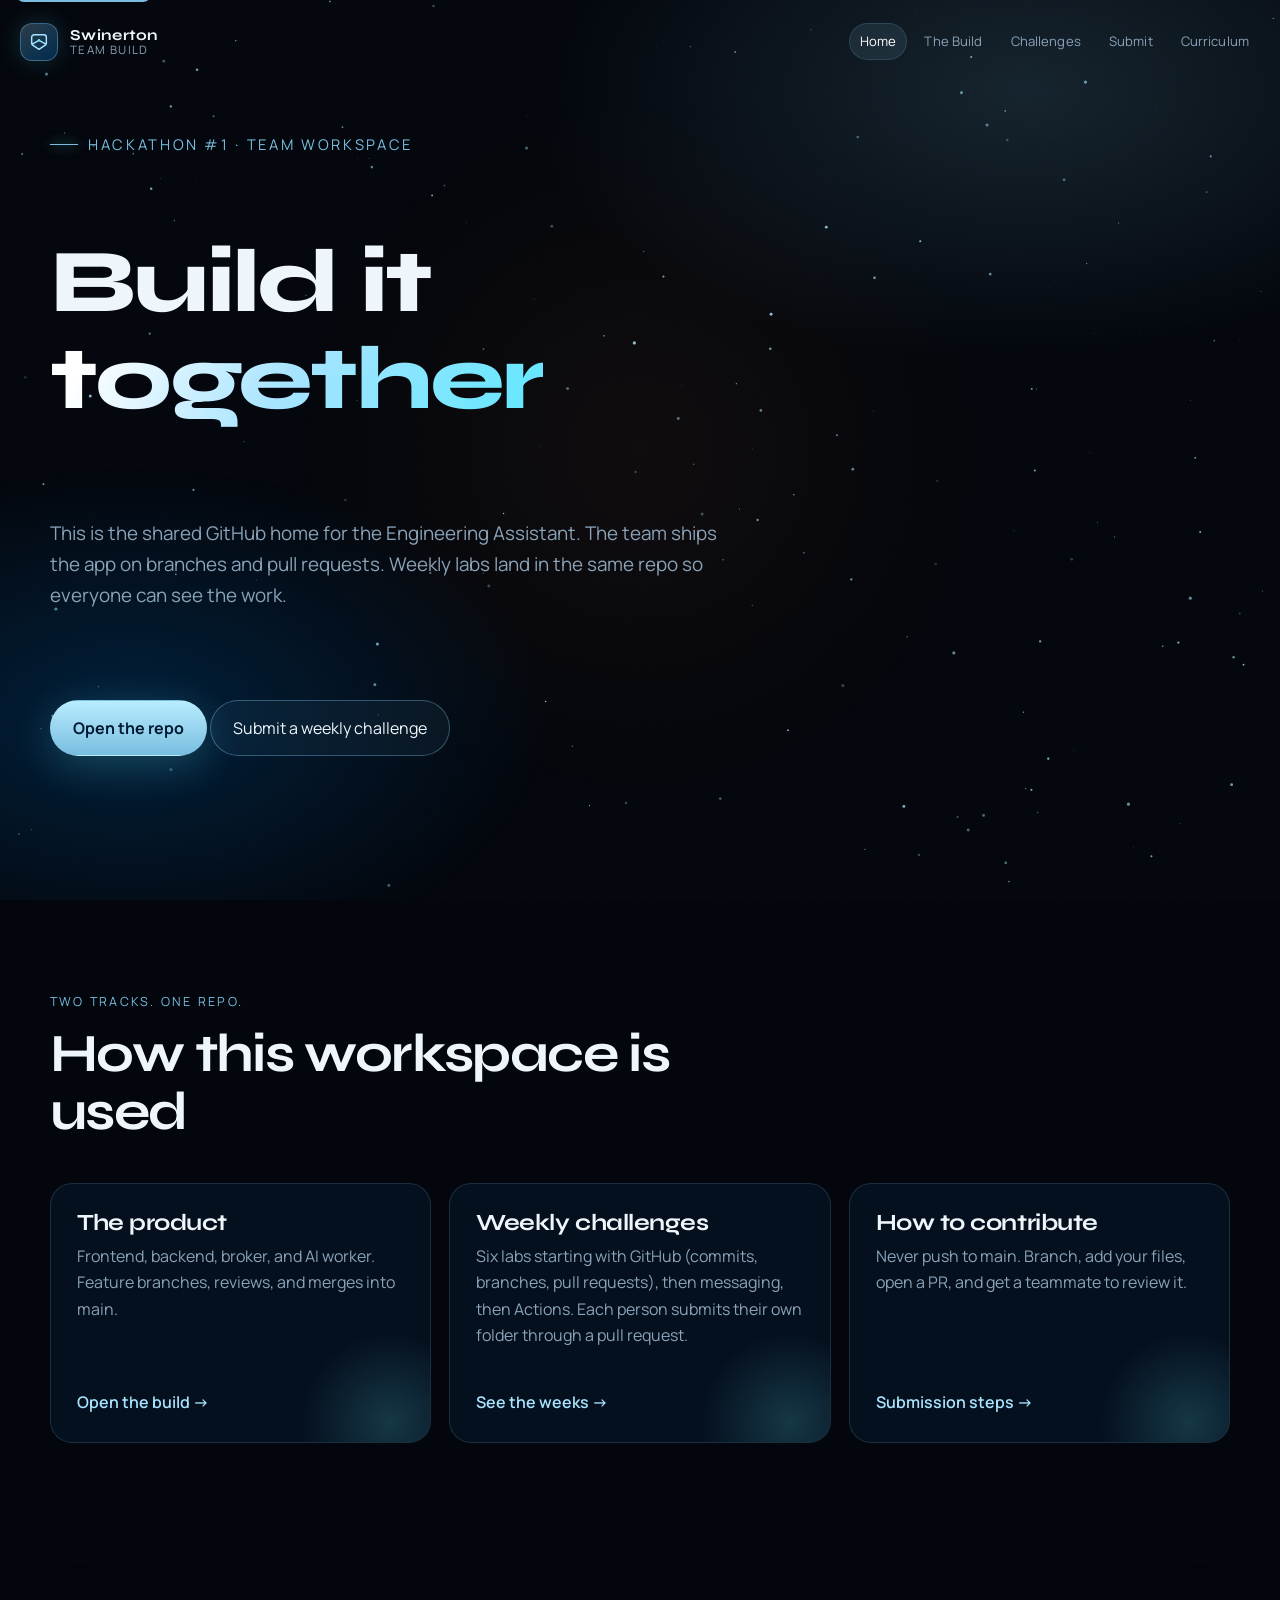
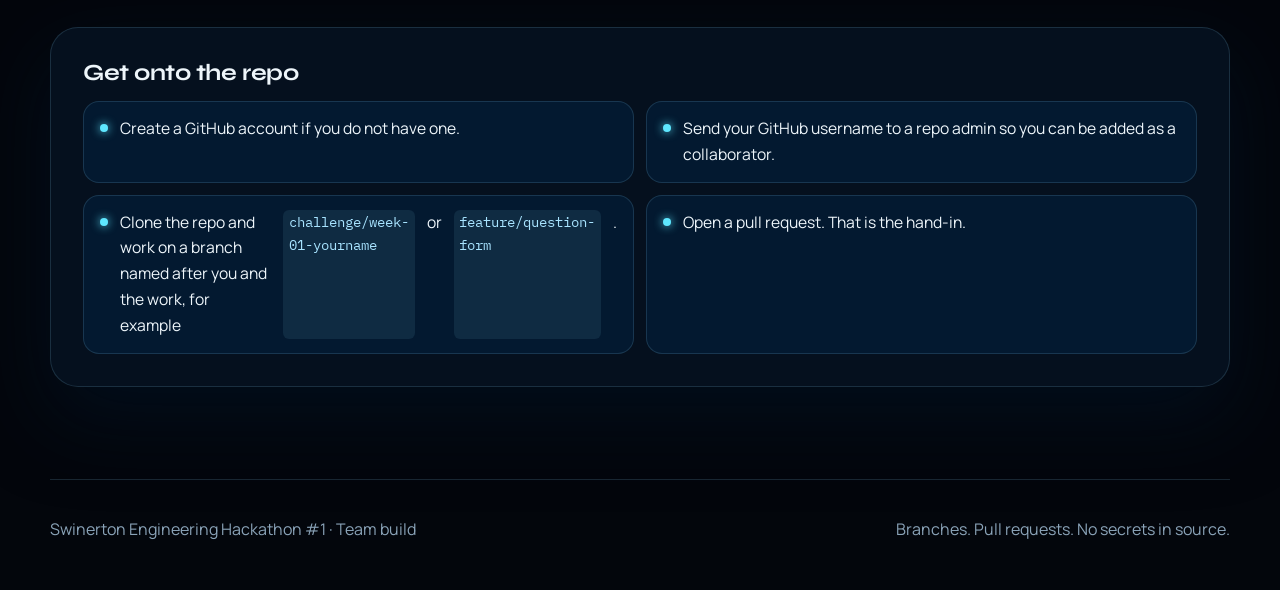
<file: docs/index.html>
<!DOCTYPE html>
<html lang="en">
<head>
  <meta charset="UTF-8" />
  <meta name="viewport" content="width=device-width, initial-scale=1.0" />
  <title>Team Hub · Swinerton Engineering Assistant</title>
  <link rel="icon" href="assets/favicon.svg" type="image/svg+xml" />
  <meta name="description" content="Collaborative workspace for the Swinerton Engineering Hackathon team. Build the Engineering Assistant together and submit weekly challenges." />
  <link rel="preconnect" href="https://fonts.googleapis.com" />
  <link rel="preconnect" href="https://fonts.gstatic.com" crossorigin />
  <link href="https://fonts.googleapis.com/css2?family=IBM+Plex+Mono:wght@400;500&family=Manrope:wght@400;500;600;700&family=Syne:wght@500;600;700;800&display=swap" rel="stylesheet" />
  <link rel="stylesheet" href="assets/css/styles.css" />
</head>
<body>
  <a class="skip-link" href="#main">Skip to content</a>
  <canvas id="starfield"></canvas>
  <div class="nebula"></div>
  <div class="grain"></div>
  <div class="site">
    <header class="nav">
      <div class="nav-inner">
        <a class="brand" href="index.html">
          <span class="brand-mark">
            <svg viewBox="0 0 24 24" fill="none" aria-hidden="true"><path d="M4 14.5V6.8A2.8 2.8 0 0 1 6.8 4h10.4A2.8 2.8 0 0 1 20 6.8v7.7M4 14.5 12 20l8-5.5M4 14.5l8-4.2 8 4.2" stroke="#a8e4ff" stroke-width="1.6" stroke-linejoin="round"/><circle cx="12" cy="10.2" r="1.4" fill="#5ee7ff"/></svg>
          </span>
          <span class="brand-copy">
            <strong>Swinerton</strong>
            <span>Team Build</span>
          </span>
        </a>
        <button class="menu-toggle" aria-label="Open menu" aria-expanded="false">☰</button>
        <nav class="nav-links" aria-label="Primary">
          <a href="index.html" class="active">Home</a>
          <a href="build.html">The Build</a>
          <a href="challenges.html">Challenges</a>
          <a href="submit.html">Submit</a>
          <a href="https://chadevenrud.github.io/swinerton-engineering-hackathon/" target="_blank" rel="noopener">Curriculum</a>
        </nav>
      </div>
    </header>

    <main id="main">
      <section class="hero wrap">
        <div class="eyebrow">Hackathon #1 · Team workspace</div>
        <h1>Build it <span class="gradient-text">together</span></h1>
        <p class="lede">This is the shared GitHub home for the Engineering Assistant. The team ships the app on branches and pull requests. Weekly labs land in the same repo so everyone can see the work.</p>
        <div class="actions">
          <a class="btn primary" href="https://github.com/ChadEvenrud/swinerton-engineering-assistant">Open the repo</a>
          <a class="btn ghost" href="submit.html">Submit a weekly challenge</a>
        </div>
      </section>

      <section class="section wrap" id="tracks">
        <div class="section-head">
          <div class="kicker">Two tracks. One repo.</div>
          <h2>How this workspace is used</h2>
        </div>
        <div class="tiles">
          <a class="tile" href="build.html">
            <span class="glow-blob"></span>
            <h3>The product</h3>
            <p>Frontend, backend, broker, and AI worker. Feature branches, reviews, and merges into main.</p>
            <span class="more">Open the build →</span>
          </a>
          <a class="tile" href="challenges.html">
            <span class="glow-blob"></span>
            <h3>Weekly challenges</h3>
            <p>Six labs starting with GitHub (commits, branches, pull requests), then messaging, then Actions. Each person submits their own folder through a pull request.</p>
            <span class="more">See the weeks →</span>
          </a>
          <a class="tile" href="submit.html">
            <span class="glow-blob"></span>
            <h3>How to contribute</h3>
            <p>Never push to main. Branch, add your files, open a PR, and get a teammate to review it.</p>
            <span class="more">Submission steps →</span>
          </a>
        </div>
      </section>

      <section class="section wrap">
        <article class="panel">
          <h3>Get onto the repo</h3>
          <ol class="objectives">
            <li>Create a GitHub account if you do not have one.</li>
            <li>Send your GitHub username to a repo admin so you can be added as a collaborator.</li>
            <li>Clone the repo and work on a branch named after you and the work, for example <code>challenge/week-01-yourname</code> or <code>feature/question-form</code>.</li>
            <li>Open a pull request. That is the hand-in.</li>
          </ol>
        </article>
      </section>
    </main>

    <footer class="footer wrap">
      <div>Swinerton Engineering Hackathon #1 · Team build</div>
      <div>Branches. Pull requests. No secrets in source.</div>
    </footer>
  </div>
  <script src="assets/js/main.js"></script>
</body>
</html>
</file>
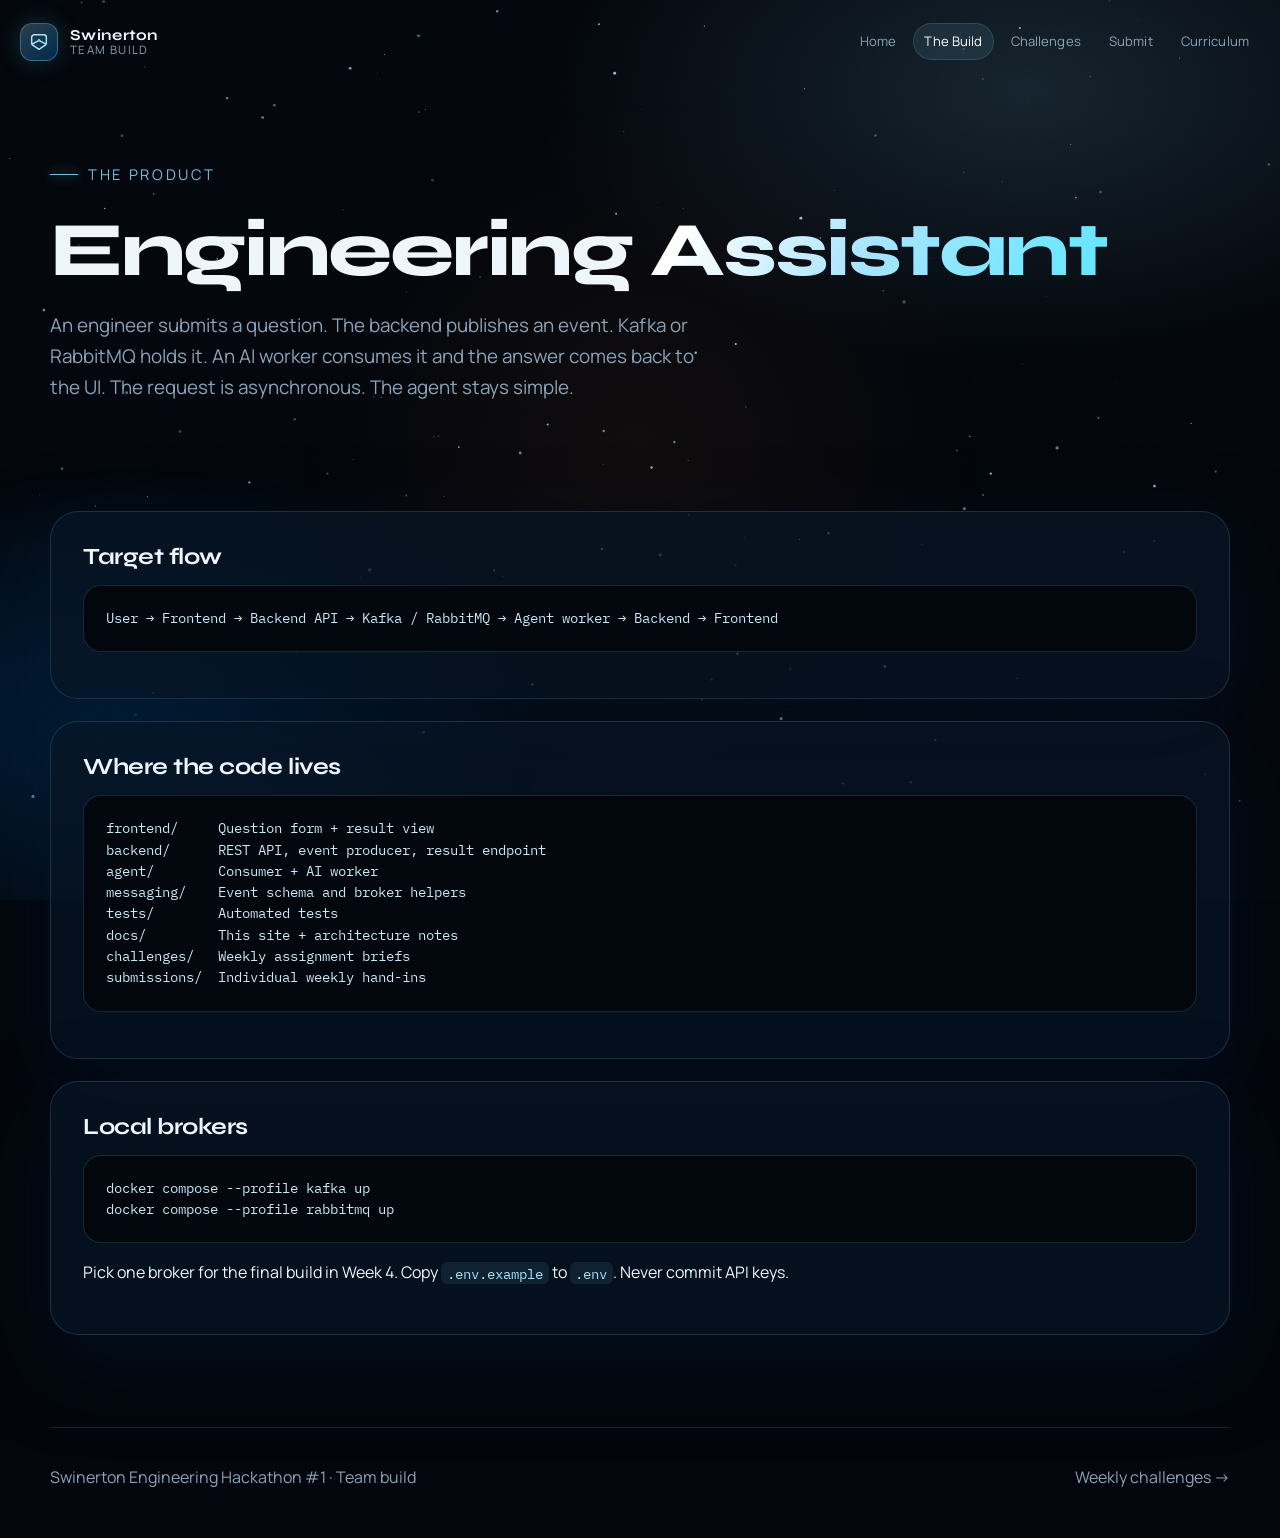
<file: docs/build.html>
<!DOCTYPE html>
<html lang="en">
<head>
  <meta charset="UTF-8" />
  <meta name="viewport" content="width=device-width, initial-scale=1.0" />
  <title>The Build · Swinerton Engineering Assistant</title>
  <link rel="icon" href="assets/favicon.svg" type="image/svg+xml" />
  <link rel="preconnect" href="https://fonts.googleapis.com" />
  <link rel="preconnect" href="https://fonts.gstatic.com" crossorigin />
  <link href="https://fonts.googleapis.com/css2?family=IBM+Plex+Mono:wght@400;500&family=Manrope:wght@400;500;600;700&family=Syne:wght@500;600;700;800&display=swap" rel="stylesheet" />
  <link rel="stylesheet" href="assets/css/styles.css" />
</head>
<body>
  <canvas id="starfield"></canvas>
  <div class="nebula"></div>
  <div class="grain"></div>
  <div class="site">
    <header class="nav">
      <div class="nav-inner">
        <a class="brand" href="index.html">
          <span class="brand-mark"><svg viewBox="0 0 24 24" fill="none"><path d="M4 14.5V6.8A2.8 2.8 0 0 1 6.8 4h10.4A2.8 2.8 0 0 1 20 6.8v7.7M4 14.5 12 20l8-5.5M4 14.5l8-4.2 8 4.2" stroke="#a8e4ff" stroke-width="1.6" stroke-linejoin="round"/><circle cx="12" cy="10.2" r="1.4" fill="#5ee7ff"/></svg></span>
          <span class="brand-copy"><strong>Swinerton</strong><span>Team Build</span></span>
        </a>
        <button class="menu-toggle" aria-label="Open menu" aria-expanded="false">☰</button>
        <nav class="nav-links" aria-label="Primary">
          <a href="index.html">Home</a>
          <a href="build.html" class="active">The Build</a>
          <a href="challenges.html">Challenges</a>
          <a href="submit.html">Submit</a>
          <a href="https://chadevenrud.github.io/swinerton-engineering-hackathon/" target="_blank" rel="noopener">Curriculum</a>
        </nav>
      </div>
    </header>

    <main class="wrap">
      <section class="page-hero">
        <div class="eyebrow">The product</div>
        <h1>Engineering <span class="gradient-text">Assistant</span></h1>
        <p class="lede">An engineer submits a question. The backend publishes an event. Kafka or RabbitMQ holds it. An AI worker consumes it and the answer comes back to the UI. The request is asynchronous. The agent stays simple.</p>
      </section>

      <section class="section tight stack">
        <article class="panel">
          <h3>Target flow</h3>
          <pre class="code">User → Frontend → Backend API → Kafka / RabbitMQ → Agent worker → Backend → Frontend</pre>
        </article>
        <article class="panel">
          <h3>Where the code lives</h3>
          <pre class="code">frontend/     Question form + result view
backend/      REST API, event producer, result endpoint
agent/        Consumer + AI worker
messaging/    Event schema and broker helpers
tests/        Automated tests
docs/         This site + architecture notes
challenges/   Weekly assignment briefs
submissions/  Individual weekly hand-ins</pre>
        </article>
        <article class="panel">
          <h3>Local brokers</h3>
          <pre class="code">docker compose --profile kafka up
docker compose --profile rabbitmq up</pre>
          <p>Pick one broker for the final build in Week 4. Copy <code>.env.example</code> to <code>.env</code>. Never commit API keys.</p>
        </article>
      </section>
    </main>

    <footer class="footer wrap">
      <div>Swinerton Engineering Hackathon #1 · Team build</div>
      <div><a href="challenges.html">Weekly challenges →</a></div>
    </footer>
  </div>
  <script src="assets/js/main.js"></script>
</body>
</html>
</file>
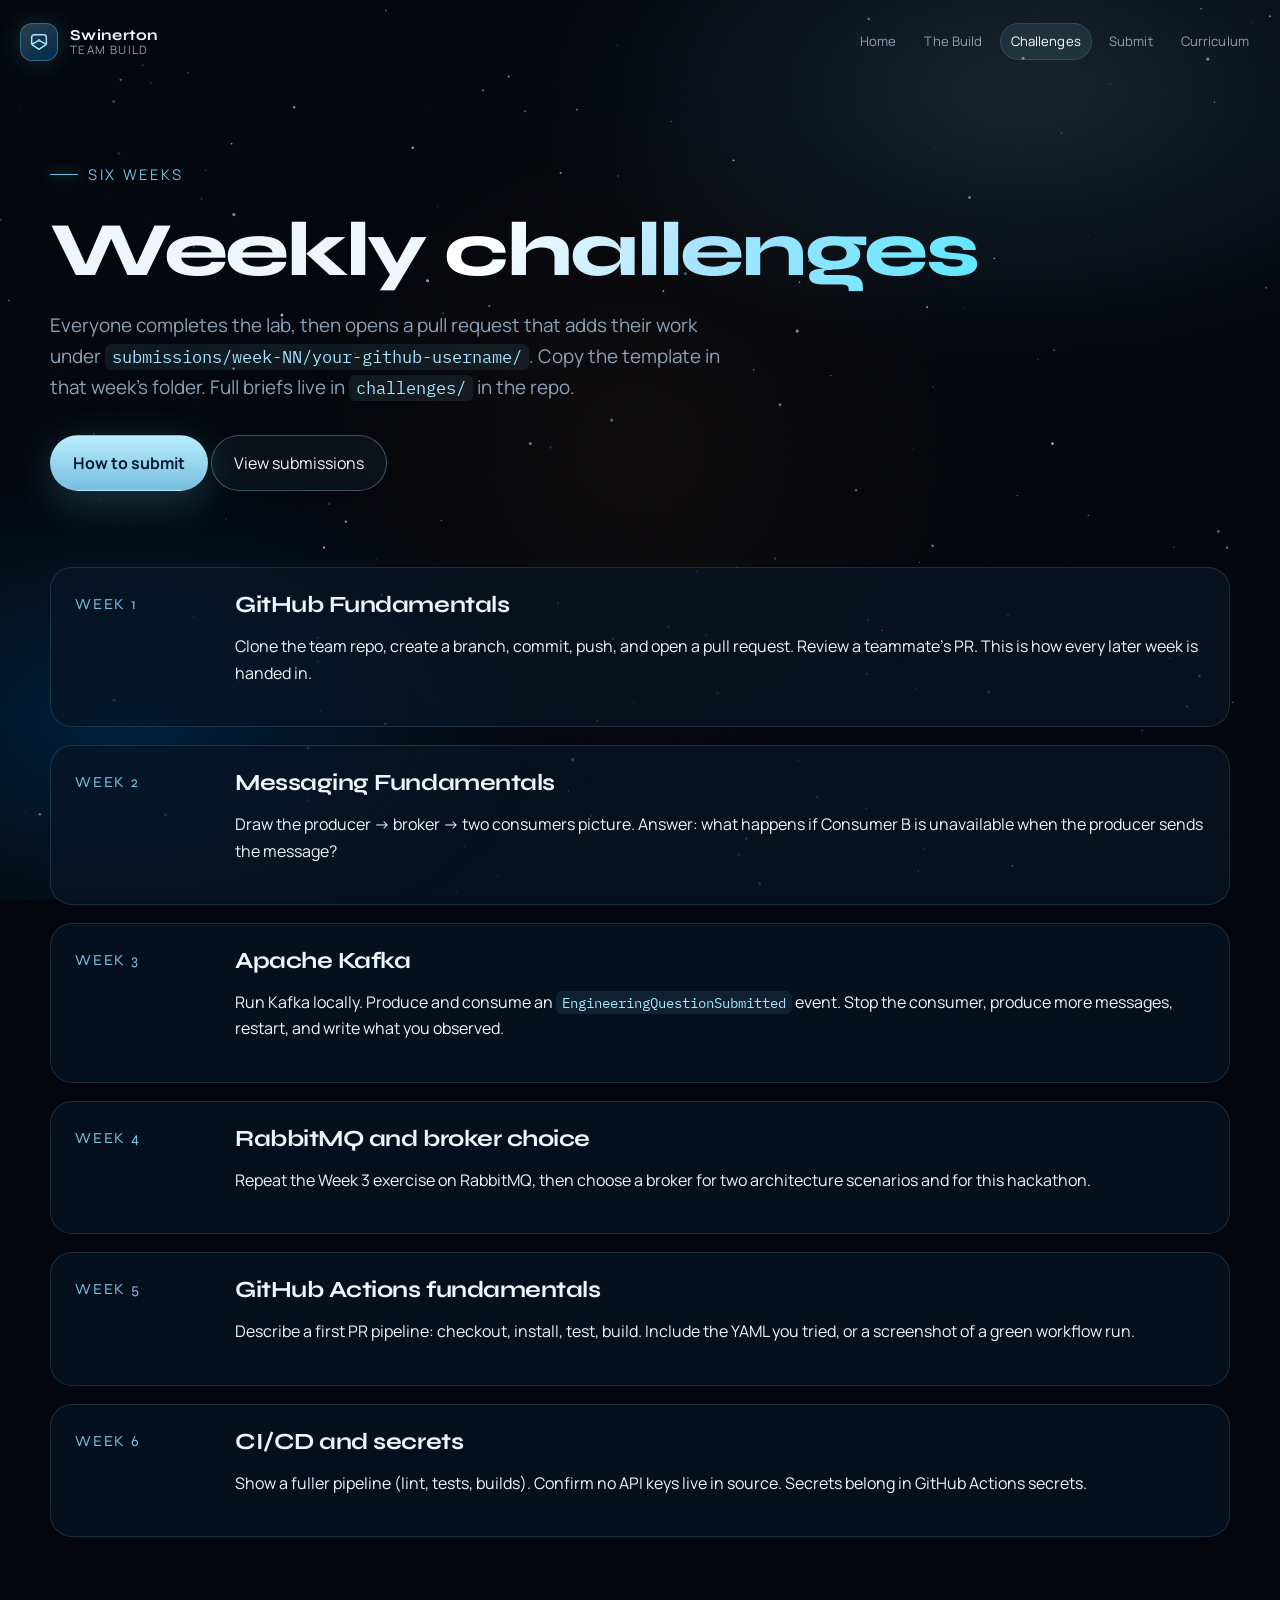
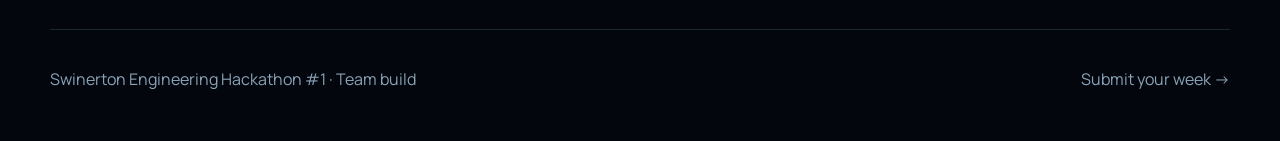
<file: docs/challenges.html>
<!DOCTYPE html>
<html lang="en">
<head>
  <meta charset="UTF-8" />
  <meta name="viewport" content="width=device-width, initial-scale=1.0" />
  <title>Weekly Challenges · Swinerton Engineering Assistant</title>
  <link rel="icon" href="assets/favicon.svg" type="image/svg+xml" />
  <link rel="preconnect" href="https://fonts.googleapis.com" />
  <link rel="preconnect" href="https://fonts.gstatic.com" crossorigin />
  <link href="https://fonts.googleapis.com/css2?family=IBM+Plex+Mono:wght@400;500&family=Manrope:wght@400;500;600;700&family=Syne:wght@500;600;700;800&display=swap" rel="stylesheet" />
  <link rel="stylesheet" href="assets/css/styles.css" />
</head>
<body>
  <canvas id="starfield"></canvas>
  <div class="nebula"></div>
  <div class="grain"></div>
  <div class="site">
    <header class="nav">
      <div class="nav-inner">
        <a class="brand" href="index.html">
          <span class="brand-mark"><svg viewBox="0 0 24 24" fill="none"><path d="M4 14.5V6.8A2.8 2.8 0 0 1 6.8 4h10.4A2.8 2.8 0 0 1 20 6.8v7.7M4 14.5 12 20l8-5.5M4 14.5l8-4.2 8 4.2" stroke="#a8e4ff" stroke-width="1.6" stroke-linejoin="round"/><circle cx="12" cy="10.2" r="1.4" fill="#5ee7ff"/></svg></span>
          <span class="brand-copy"><strong>Swinerton</strong><span>Team Build</span></span>
        </a>
        <button class="menu-toggle" aria-label="Open menu" aria-expanded="false">☰</button>
        <nav class="nav-links" aria-label="Primary">
          <a href="index.html">Home</a>
          <a href="build.html">The Build</a>
          <a href="challenges.html" class="active">Challenges</a>
          <a href="submit.html">Submit</a>
          <a href="https://chadevenrud.github.io/swinerton-engineering-hackathon/" target="_blank" rel="noopener">Curriculum</a>
        </nav>
      </div>
    </header>

    <main class="wrap">
      <section class="page-hero">
        <div class="eyebrow">Six weeks</div>
        <h1>Weekly <span class="gradient-text">challenges</span></h1>
        <p class="lede">Everyone completes the lab, then opens a pull request that adds their work under <code>submissions/week-NN/your-github-username/</code>. Copy the template in that week’s folder. Full briefs live in <code>challenges/</code> in the repo.</p>
        <div class="actions">
          <a class="btn primary" href="submit.html">How to submit</a>
          <a class="btn ghost" href="https://github.com/ChadEvenrud/swinerton-engineering-assistant/tree/main/submissions">View submissions</a>
        </div>
      </section>

      <section class="section tight">
        <div class="weeks">
          <article class="week" id="week-01">
            <div class="week-label">Week 1</div>
            <div>
              <h3>GitHub Fundamentals</h3>
              <p>Clone the team repo, create a branch, commit, push, and open a pull request. Review a teammate’s PR. This is how every later week is handed in.</p>
            </div>
          </article>
          <article class="week" id="week-02">
            <div class="week-label">Week 2</div>
            <div>
              <h3>Messaging Fundamentals</h3>
              <p>Draw the producer → broker → two consumers picture. Answer: what happens if Consumer B is unavailable when the producer sends the message?</p>
            </div>
          </article>
          <article class="week" id="week-03">
            <div class="week-label">Week 3</div>
            <div>
              <h3>Apache Kafka</h3>
              <p>Run Kafka locally. Produce and consume an <code>EngineeringQuestionSubmitted</code> event. Stop the consumer, produce more messages, restart, and write what you observed.</p>
            </div>
          </article>
          <article class="week" id="week-04">
            <div class="week-label">Week 4</div>
            <div>
              <h3>RabbitMQ and broker choice</h3>
              <p>Repeat the Week 3 exercise on RabbitMQ, then choose a broker for two architecture scenarios and for this hackathon.</p>
            </div>
          </article>
          <article class="week" id="week-05">
            <div class="week-label">Week 5</div>
            <div>
              <h3>GitHub Actions fundamentals</h3>
              <p>Describe a first PR pipeline: checkout, install, test, build. Include the YAML you tried, or a screenshot of a green workflow run.</p>
            </div>
          </article>
          <article class="week" id="week-06">
            <div class="week-label">Week 6</div>
            <div>
              <h3>CI/CD and secrets</h3>
              <p>Show a fuller pipeline (lint, tests, builds). Confirm no API keys live in source. Secrets belong in GitHub Actions secrets.</p>
            </div>
          </article>
        </div>
      </section>
    </main>

    <footer class="footer wrap">
      <div>Swinerton Engineering Hackathon #1 · Team build</div>
      <div><a href="submit.html">Submit your week →</a></div>
    </footer>
  </div>
  <script src="assets/js/main.js"></script>
</body>
</html>
</file>
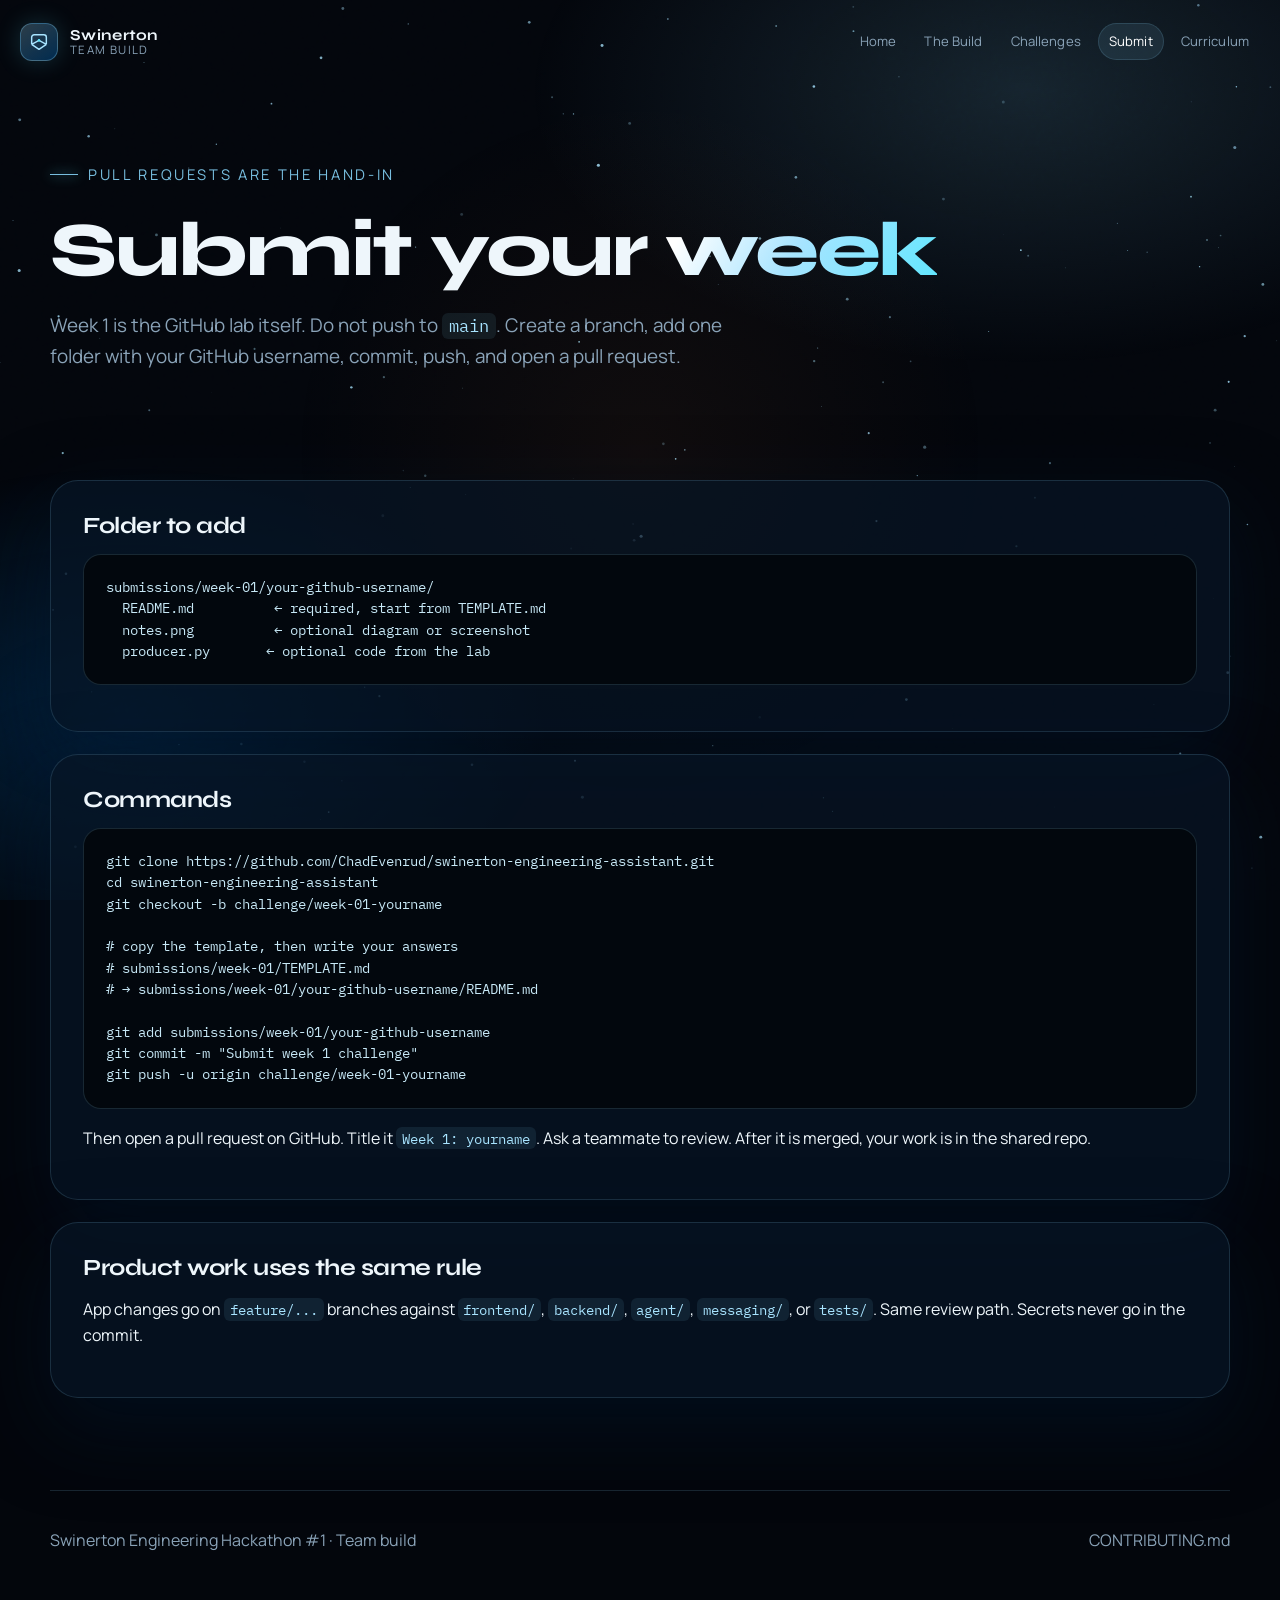
<file: docs/submit.html>
<!DOCTYPE html>
<html lang="en">
<head>
  <meta charset="UTF-8" />
  <meta name="viewport" content="width=device-width, initial-scale=1.0" />
  <title>Submit · Swinerton Engineering Assistant</title>
  <link rel="icon" href="assets/favicon.svg" type="image/svg+xml" />
  <link rel="preconnect" href="https://fonts.googleapis.com" />
  <link rel="preconnect" href="https://fonts.gstatic.com" crossorigin />
  <link href="https://fonts.googleapis.com/css2?family=IBM+Plex+Mono:wght@400;500&family=Manrope:wght@400;500;600;700&family=Syne:wght@500;600;700;800&display=swap" rel="stylesheet" />
  <link rel="stylesheet" href="assets/css/styles.css" />
</head>
<body>
  <canvas id="starfield"></canvas>
  <div class="nebula"></div>
  <div class="grain"></div>
  <div class="site">
    <header class="nav">
      <div class="nav-inner">
        <a class="brand" href="index.html">
          <span class="brand-mark"><svg viewBox="0 0 24 24" fill="none"><path d="M4 14.5V6.8A2.8 2.8 0 0 1 6.8 4h10.4A2.8 2.8 0 0 1 20 6.8v7.7M4 14.5 12 20l8-5.5M4 14.5l8-4.2 8 4.2" stroke="#a8e4ff" stroke-width="1.6" stroke-linejoin="round"/><circle cx="12" cy="10.2" r="1.4" fill="#5ee7ff"/></svg></span>
          <span class="brand-copy"><strong>Swinerton</strong><span>Team Build</span></span>
        </a>
        <button class="menu-toggle" aria-label="Open menu" aria-expanded="false">☰</button>
        <nav class="nav-links" aria-label="Primary">
          <a href="index.html">Home</a>
          <a href="build.html">The Build</a>
          <a href="challenges.html">Challenges</a>
          <a href="submit.html" class="active">Submit</a>
          <a href="https://chadevenrud.github.io/swinerton-engineering-hackathon/" target="_blank" rel="noopener">Curriculum</a>
        </nav>
      </div>
    </header>

    <main class="wrap">
      <section class="page-hero">
        <div class="eyebrow">Pull requests are the hand-in</div>
        <h1>Submit your <span class="gradient-text">week</span></h1>
        <p class="lede">Week 1 is the GitHub lab itself. Do not push to <code>main</code>. Create a branch, add one folder with your GitHub username, commit, push, and open a pull request.</p>
      </section>

      <section class="section tight stack">
        <article class="panel">
          <h3>Folder to add</h3>
          <pre class="code">submissions/week-01/your-github-username/
  README.md          ← required, start from TEMPLATE.md
  notes.png          ← optional diagram or screenshot
  producer.py       ← optional code from the lab</pre>
        </article>
        <article class="panel">
          <h3>Commands</h3>
          <pre class="code">git clone https://github.com/ChadEvenrud/swinerton-engineering-assistant.git
cd swinerton-engineering-assistant
git checkout -b challenge/week-01-yourname

# copy the template, then write your answers
# submissions/week-01/TEMPLATE.md
# → submissions/week-01/your-github-username/README.md

git add submissions/week-01/your-github-username
git commit -m "Submit week 1 challenge"
git push -u origin challenge/week-01-yourname</pre>
          <p>Then open a pull request on GitHub. Title it <code>Week 1: yourname</code>. Ask a teammate to review. After it is merged, your work is in the shared repo.</p>
        </article>
        <article class="panel">
          <h3>Product work uses the same rule</h3>
          <p>App changes go on <code>feature/...</code> branches against <code>frontend/</code>, <code>backend/</code>, <code>agent/</code>, <code>messaging/</code>, or <code>tests/</code>. Same review path. Secrets never go in the commit.</p>
        </article>
      </section>
    </main>

    <footer class="footer wrap">
      <div>Swinerton Engineering Hackathon #1 · Team build</div>
      <div><a href="https://github.com/ChadEvenrud/swinerton-engineering-assistant/blob/main/CONTRIBUTING.md">CONTRIBUTING.md</a></div>
    </footer>
  </div>
  <script src="assets/js/main.js"></script>
</body>
</html>
</file>
<file: docs/assets/css/styles.css>
:root {
  --heritage: #003561;
  --heritage-deep: #001a33;
  --future: #78bedf;
  --future-bright: #a8e4ff;
  --cyan: #5ee7ff;
  --orange: #e87722;
  --bg: #03060c;
  --bg-elevated: #071018;
  --bg-card: rgba(8, 22, 38, 0.72);
  --stroke: rgba(120, 190, 223, 0.18);
  --stroke-strong: rgba(120, 190, 223, 0.38);
  --text: #eef6fb;
  --muted: #8aa3b8;
  --white: #ffffff;
  --shadow: 0 30px 80px rgba(0, 20, 40, 0.55);
  --radius: 22px;
  --nav-h: 84px;
  --font-display: "Syne", system-ui, sans-serif;
  --font-body: "Manrope", system-ui, sans-serif;
}

*,
*::before,
*::after {
  box-sizing: border-box;
}

html {
  scroll-behavior: smooth;
}

html,
body {
  margin: 0;
  padding: 0;
  background: var(--bg);
  color: var(--text);
  font-family: var(--font-body);
  line-height: 1.65;
  min-height: 100%;
}

body {
  overflow-x: hidden;
}

img {
  max-width: 100%;
  display: block;
}

a {
  color: inherit;
  text-decoration: none;
}

button,
input {
  font: inherit;
}

.skip-link {
  position: absolute;
  left: 16px;
  top: -40px;
  background: var(--future);
  color: var(--heritage-deep);
  padding: 8px 12px;
  z-index: 100;
  border-radius: 8px;
}

.skip-link:focus {
  top: 16px;
}

#starfield {
  position: fixed;
  inset: 0;
  width: 100%;
  height: 100%;
  z-index: 0;
  pointer-events: none;
}

.nebula,
.grain {
  position: fixed;
  inset: 0;
  pointer-events: none;
  z-index: 1;
}

.nebula {
  background:
    radial-gradient(900px 500px at 80% 10%, rgba(120, 190, 223, 0.16), transparent 55%),
    radial-gradient(700px 420px at 10% 80%, rgba(0, 53, 97, 0.55), transparent 60%),
    radial-gradient(500px 500px at 50% 50%, rgba(232, 119, 34, 0.06), transparent 70%);
}

.grain {
  opacity: 0.18;
  mix-blend-mode: overlay;
  background-image: url("data:image/svg+xml,%3Csvg viewBox='0 0 200 200' xmlns='http://www.w3.org/2000/svg'%3E%3Cfilter id='n'%3E%3CfeTurbulence type='fractalNoise' baseFrequency='.85' numOctaves='4' stitchTiles='stitch'/%3E%3C/filter%3E%3Crect width='100%25' height='100%25' filter='url(%23n)' opacity='.55'/%3E%3C/svg%3E");
}

.site {
  position: relative;
  z-index: 2;
}

.wrap {
  width: min(1180px, calc(100% - 40px));
  margin: 0 auto;
}

.nav {
  position: sticky;
  top: 0;
  z-index: 20;
  min-height: var(--nav-h);
  display: flex;
  align-items: center;
  padding: 12px 0;
  border-bottom: 1px solid transparent;
  transition: background 0.3s ease, border-color 0.3s ease, backdrop-filter 0.3s ease;
}

.nav.scrolled {
  background: rgba(3, 6, 12, 0.78);
  border-bottom-color: var(--stroke);
  backdrop-filter: blur(18px);
}

.nav-inner {
  display: flex;
  align-items: center;
  justify-content: space-between;
  gap: 24px;
  width: min(1280px, calc(100% - 40px));
  margin: 0 auto;
}

.brand {
  display: flex;
  align-items: center;
  gap: 12px;
  min-width: max-content;
}

.brand-mark {
  width: 38px;
  height: 38px;
  border-radius: 12px;
  background:
    linear-gradient(145deg, rgba(168, 228, 255, 0.25), rgba(0, 53, 97, 0.8));
  border: 1px solid var(--stroke-strong);
  display: grid;
  place-items: center;
  box-shadow: 0 0 24px rgba(94, 231, 255, 0.18);
}

.brand-mark svg {
  width: 22px;
  height: 22px;
}

.brand-copy {
  display: flex;
  flex-direction: column;
  line-height: 1.1;
}

.brand-copy strong {
  font-family: var(--font-display);
  font-size: 0.95rem;
  letter-spacing: 0.02em;
}

.brand-copy span {
  color: var(--muted);
  font-size: 0.72rem;
  letter-spacing: 0.12em;
  text-transform: uppercase;
}

.nav-links {
  display: flex;
  align-items: center;
  gap: 6px;
  flex-wrap: wrap;
  justify-content: flex-end;
}

.nav-links a {
  font-size: 0.82rem;
  color: var(--muted);
  padding: 8px 11px;
  border-radius: 999px;
  transition: color 0.2s ease, background 0.2s ease, box-shadow 0.2s ease;
  letter-spacing: 0.01em;
}

.nav-links a:hover,
.nav-links a.active {
  color: var(--white);
  background: rgba(120, 190, 223, 0.12);
  box-shadow: inset 0 0 0 1px var(--stroke);
}

.menu-toggle {
  display: none;
  width: 44px;
  height: 44px;
  border: 1px solid var(--stroke);
  background: rgba(7, 16, 24, 0.7);
  border-radius: 12px;
  color: var(--text);
  cursor: pointer;
}

.hero {
  position: relative;
  min-height: calc(100vh - var(--nav-h));
  display: grid;
  align-items: start;
  padding: 48px 0 88px;
}

.hero-grid {
  display: grid;
  grid-template-columns: 1.15fr 0.85fr;
  gap: 40px;
  align-items: center;
}

.eyebrow {
  display: inline-flex;
  align-items: center;
  gap: 10px;
  color: var(--future);
  font-size: 0.92rem;
  letter-spacing: 0.18em;
  text-transform: uppercase;
  margin-bottom: 22px;
}

.eyebrow::before {
  content: "";
  width: 28px;
  height: 1px;
  background: var(--future);
  box-shadow: 0 0 12px var(--cyan);
}

h1,
h2,
h3,
h4 {
  font-family: var(--font-display);
  line-height: 1.08;
  margin: 0 0 16px;
  letter-spacing: -0.03em;
}

h1 {
  font-size: clamp(3rem, 7vw, 6.3rem);
  font-weight: 750;
  max-width: 11ch;
}

h2 {
  font-size: clamp(2rem, 4.2vw, 3.4rem);
}

h3 {
  font-size: 1.45rem;
  letter-spacing: -0.02em;
}

.gradient-text {
  background: linear-gradient(120deg, #ffffff 10%, var(--future-bright) 48%, var(--cyan) 100%);
  -webkit-background-clip: text;
  background-clip: text;
  color: transparent;
}

.lede {
  font-size: 1.18rem;
  color: var(--muted);
  max-width: 42rem;
  margin: 18px 0 32px;
}

.why-messaging {
  margin-top: 28px;
  max-width: 980px;
}

.why-messaging p {
  color: var(--muted);
  font-size: 1.08rem;
  margin: 0 0 18px;
}

.why-messaging h3 {
  margin: 28px 0 16px;
  font-size: 1.2rem;
  color: var(--text);
}

.disciplines {
  display: grid;
  grid-template-columns: repeat(6, 1fr);
  gap: 14px;
  margin-bottom: 28px;
}

.discipline {
  grid-column: span 2;
  padding: 18px 20px;
  border-radius: 18px;
  border: 1px solid var(--stroke);
  background: var(--bg-card);
}

.disciplines .discipline:nth-child(n+4) {
  grid-column: span 3;
}

.discipline h4 {
  margin: 0 0 8px;
  font-family: var(--font-display);
  font-size: 1.02rem;
  color: var(--future-bright);
}

.discipline p {
  margin: 0;
  font-size: 0.95rem;
}

.btn {
  display: inline-flex;
  align-items: center;
  gap: 10px;
  border-radius: 999px;
  padding: 14px 22px;
  border: 1px solid transparent;
  cursor: pointer;
  transition: transform 0.2s ease, box-shadow 0.2s ease, background 0.2s ease;
}

.btn.primary {
  background: linear-gradient(180deg, #b9ecff, var(--future));
  color: var(--heritage-deep);
  font-weight: 700;
  box-shadow: 0 10px 40px rgba(94, 231, 255, 0.22);
}

.btn.primary:hover {
  transform: translateY(-2px);
  box-shadow: 0 16px 44px rgba(94, 231, 255, 0.32);
}

.btn.ghost {
  border-color: var(--stroke-strong);
  background: rgba(120, 190, 223, 0.06);
  color: var(--text);
}

.btn.ghost:hover {
  background: rgba(120, 190, 223, 0.14);
}

.btn .arrow {
  width: 18px;
  height: 18px;
}

.flow-stage {
  position: relative;
  width: min(320px, 100%);
  height: 460px;
  margin: 0 auto;
  display: grid;
  grid-template-rows: auto 1fr auto 1fr auto;
  justify-items: center;
  align-items: center;
  z-index: 1;
}

.flow-stage canvas {
  position: absolute;
  inset: 0;
  width: 100%;
  height: 100%;
  pointer-events: none;
  z-index: 2;
}

.flow-node {
  position: relative;
  z-index: 3;
  width: 210px;
  text-align: center;
  padding: 16px 18px 18px;
  border-radius: 20px;
  border: 1px solid var(--stroke-strong);
  background: linear-gradient(180deg, rgba(120, 190, 223, 0.14), rgba(7, 16, 24, 0.92));
  box-shadow: 0 16px 40px rgba(0, 0, 0, 0.28);
}

.flow-node.broker {
  box-shadow: 0 0 32px rgba(94, 231, 255, 0.12), 0 16px 40px rgba(0, 0, 0, 0.28);
}

.flow-kicker {
  display: block;
  color: var(--future);
  letter-spacing: 0.14em;
  text-transform: uppercase;
  font-size: 0.68rem;
  margin-bottom: 4px;
}

.flow-node strong {
  font-family: var(--font-display);
  font-size: 1.2rem;
  letter-spacing: -0.03em;
}

.flow-pipe {
  width: 2px;
  height: 100%;
  background: linear-gradient(var(--future), rgba(94, 231, 255, 0.15));
  box-shadow: 0 0 12px rgba(94, 231, 255, 0.35);
}

.queue {
  display: grid;
  grid-template-columns: repeat(4, 1fr);
  gap: 6px;
  margin-top: 12px;
}

.queue i {
  height: 10px;
  border-radius: 999px;
  background: rgba(120, 190, 223, 0.12);
  border: 1px solid var(--stroke);
  transition: background 0.25s ease, box-shadow 0.25s ease, border-color 0.25s ease;
}

.queue i.filled {
  background: linear-gradient(90deg, var(--future), var(--cyan));
  border-color: var(--cyan);
  box-shadow: 0 0 12px rgba(94, 231, 255, 0.7);
}

.flow-node.agent {
  display: grid;
  justify-items: center;
  padding-top: 14px;
}

.agent-face {
  width: 44px;
  height: 44px;
  border-radius: 50%;
  margin-bottom: 8px;
  display: grid;
  place-items: center;
  background: radial-gradient(circle at 35% 30%, rgba(255,255,255,0.3), transparent 28%), #0a2233;
  border: 1px solid rgba(168, 228, 255, 0.35);
  box-shadow: 0 0 22px rgba(94, 231, 255, 0.25);
}

.agent-iris {
  width: 18px;
  height: 18px;
  border-radius: 50%;
  background: radial-gradient(circle at 38% 32%, #fff 0 18%, #5ee7ff 45%, #1a6f93 100%);
  box-shadow: 0 0 14px rgba(94, 231, 255, 0.9);
  transition: transform 0.2s ease, box-shadow 0.2s ease;
}

.flow-node.agent.reading .agent-iris {
  transform: scale(1.25);
  box-shadow: 0 0 22px rgba(94, 231, 255, 1);
}

.flow-node.agent.reading {
  border-color: var(--cyan);
  box-shadow: 0 0 28px rgba(94, 231, 255, 0.22);
}

code {
  font-family: "IBM Plex Mono", ui-monospace, monospace;
  font-size: 0.9em;
  color: var(--future-bright);
  background: rgba(120, 190, 223, 0.1);
  padding: 0.12em 0.4em;
  border-radius: 6px;
}

.more {
  color: var(--future-bright);
  font-weight: 600;
}

.week:hover {
  border-color: var(--stroke-strong);
  box-shadow: 0 12px 40px rgba(0, 20, 40, 0.35);
}

#challenge,
#tools,
[id^="week-"] {
  scroll-margin-top: calc(var(--nav-h) + 12px);
}

.section {
  padding: 92px 0;
}

.section.tight {
  padding-top: 40px;
}

.section-head {
  max-width: 720px;
  margin-bottom: 42px;
}

.kicker {
  color: var(--future);
  letter-spacing: 0.18em;
  text-transform: uppercase;
  font-size: 0.78rem;
  margin-bottom: 12px;
}

.section-head p {
  color: var(--muted);
  margin: 0;
  font-size: 1.08rem;
}

.tiles {
  display: grid;
  grid-template-columns: repeat(3, 1fr);
  gap: 18px;
}

.tile {
  position: relative;
  display: flex;
  flex-direction: column;
  min-height: 260px;
  padding: 26px;
  border-radius: var(--radius);
  background: var(--bg-card);
  border: 1px solid var(--stroke);
  overflow: hidden;
  transition: transform 0.25s ease, border-color 0.25s ease, box-shadow 0.25s ease;
}

.tile:hover {
  transform: translateY(-6px);
  border-color: var(--stroke-strong);
  box-shadow: var(--shadow), 0 0 0 1px rgba(94, 231, 255, 0.12);
}

.tile-icon {
  width: 52px;
  height: 52px;
  border-radius: 16px;
  display: grid;
  place-items: center;
  margin-bottom: 22px;
  background: linear-gradient(180deg, rgba(120, 190, 223, 0.16), rgba(0, 53, 97, 0.4));
  border: 1px solid var(--stroke);
}

.tile-icon svg {
  width: 28px;
  height: 28px;
}

.tile h3 {
  margin-bottom: 8px;
}

.tile p {
  color: var(--muted);
  margin: 0 0 24px;
  flex: 1;
}

.tile .more {
  color: var(--future-bright);
  font-weight: 600;
  display: inline-flex;
  align-items: center;
  gap: 8px;
}

.glow-blob {
  position: absolute;
  width: 180px;
  height: 180px;
  right: -50px;
  bottom: -70px;
  background: radial-gradient(circle, rgba(94, 231, 255, 0.18), transparent 70%);
  pointer-events: none;
}

.panel {
  background: var(--bg-card);
  border: 1px solid var(--stroke);
  border-radius: 28px;
  padding: 32px;
  box-shadow: var(--shadow);
}

.two-col {
  display: grid;
  grid-template-columns: 1fr 1fr;
  gap: 22px;
}

.objectives {
  display: grid;
  grid-template-columns: 1fr 1fr;
  gap: 12px;
  margin: 0;
  padding: 0;
  list-style: none;
}

.objectives li {
  display: flex;
  gap: 12px;
  padding: 14px 16px;
  border-radius: 16px;
  background: rgba(0, 53, 97, 0.28);
  border: 1px solid var(--stroke);
  color: var(--text);
  font-size: 0.98rem;
}

.objectives li::before {
  content: "";
  width: 8px;
  height: 8px;
  margin-top: 8px;
  border-radius: 50%;
  background: var(--cyan);
  box-shadow: 0 0 10px var(--cyan);
  flex: none;
}

.arch {
  display: grid;
  justify-items: center;
  gap: 10px;
  font-family: var(--font-display);
}

.box {
  min-width: 220px;
  text-align: center;
  padding: 16px 18px;
  border-radius: 16px;
  border: 1px solid var(--stroke-strong);
  background: linear-gradient(180deg, rgba(120, 190, 223, 0.12), rgba(7, 16, 24, 0.85));
}

.box.user { min-width: 140px; }
.box.accent {
  box-shadow: 0 0 32px rgba(94, 231, 255, 0.12);
}

.arrow-down {
  width: 2px;
  height: 28px;
  background: linear-gradient(var(--future), transparent);
  position: relative;
}

.arrow-down::after {
  content: "";
  position: absolute;
  left: -4px;
  bottom: 0;
  border-left: 5px solid transparent;
  border-right: 5px solid transparent;
  border-top: 8px solid var(--future);
}

.branch {
  display: grid;
  grid-template-columns: 1fr auto 1fr;
  align-items: start;
  gap: 16px;
  width: min(520px, 100%);
}

.branch .line {
  height: 1px;
  background: var(--stroke-strong);
  margin-top: 22px;
}

.caption {
  color: var(--muted);
  font-size: 0.85rem;
  font-family: var(--font-body);
  margin-top: 6px;
}

.table-wrap {
  overflow-x: auto;
  border-radius: 20px;
  border: 1px solid var(--stroke);
}

table {
  width: 100%;
  border-collapse: collapse;
  min-width: 640px;
}

th,
td {
  text-align: left;
  padding: 14px 16px;
  border-bottom: 1px solid var(--stroke);
  vertical-align: top;
}

th {
  font-family: var(--font-display);
  font-size: 0.92rem;
  background: rgba(0, 53, 97, 0.45);
}

td {
  color: #d5e6f0;
}

tr:last-child td {
  border-bottom: none;
}

.check {
  color: #7dffb3;
  font-weight: 700;
}

.weights {
  display: grid;
  gap: 16px;
}

.weight {
  display: grid;
  grid-template-columns: 220px 1fr 48px;
  gap: 14px;
  align-items: center;
}

.bar {
  height: 10px;
  border-radius: 999px;
  background: rgba(120, 190, 223, 0.12);
  overflow: hidden;
}

.bar span {
  display: block;
  height: 100%;
  border-radius: inherit;
  background: linear-gradient(90deg, var(--heritage), var(--future), var(--cyan));
}

.resources {
  display: grid;
  gap: 14px;
}

.resource {
  display: grid;
  grid-template-columns: 64px 1fr auto;
  gap: 16px;
  align-items: center;
  padding: 18px 20px;
  border-radius: 18px;
  border: 1px solid var(--stroke);
  background: rgba(7, 16, 24, 0.72);
  transition: border-color 0.2s ease, transform 0.2s ease;
}

.resource:hover {
  border-color: var(--stroke-strong);
  transform: translateX(4px);
}

.resource .num {
  font-family: var(--font-display);
  font-size: 1.4rem;
  color: var(--future);
}

.resource p {
  margin: 4px 0 0;
  color: var(--muted);
  font-size: 0.92rem;
}

.resource h3 {
  margin: 0;
  font-size: 1.12rem;
}

.chip {
  font-size: 0.75rem;
  letter-spacing: 0.08em;
  text-transform: uppercase;
  color: var(--heritage-deep);
  background: var(--future);
  border-radius: 999px;
  padding: 6px 10px;
  font-weight: 700;
}

.weeks {
  display: grid;
  gap: 18px;
}

.week {
  display: grid;
  grid-template-columns: 140px 1fr;
  gap: 20px;
  padding: 24px;
  border-radius: 22px;
  border: 1px solid var(--stroke);
  background: var(--bg-card);
}

.week-label {
  color: var(--future);
  font-family: var(--font-display);
  font-size: 0.95rem;
  letter-spacing: 0.12em;
  text-transform: uppercase;
}

.topic-list {
  display: flex;
  flex-wrap: wrap;
  gap: 8px;
  margin: 14px 0 0;
  padding: 0;
  list-style: none;
}

.topic-list li {
  font-size: 0.82rem;
  color: var(--future-bright);
  border: 1px solid var(--stroke);
  border-radius: 999px;
  padding: 6px 10px;
  background: rgba(120, 190, 223, 0.08);
}

.code {
  font-family: "IBM Plex Mono", ui-monospace, monospace;
  font-size: 0.86rem;
  background: #02070d;
  border: 1px solid var(--stroke);
  border-radius: 18px;
  padding: 22px;
  overflow-x: auto;
  color: #c7e8f6;
  line-height: 1.55;
  white-space: pre;
}

.page-hero {
  padding: 72px 0 36px;
}

.page-hero h1 {
  max-width: 16ch;
  font-size: clamp(2.6rem, 6vw, 5.2rem);
}

.stack {
  display: grid;
  gap: 22px;
}

.footer {
  border-top: 1px solid var(--stroke);
  padding: 36px 0 48px;
  color: var(--muted);
  display: flex;
  justify-content: space-between;
  gap: 16px;
  flex-wrap: wrap;
}

.reveal {
  opacity: 0;
  transform: translateY(18px);
  animation: rise 0.8s ease forwards;
}

.d1 { animation-delay: 0.1s; }
.d2 { animation-delay: 0.22s; }
.d3 { animation-delay: 0.34s; }
.d4 { animation-delay: 0.46s; }

@keyframes rise {
  to {
    opacity: 1;
    transform: none;
  }
}

@keyframes float {
  0%, 100% { transform: translateY(0); }
  50% { transform: translateY(-14px); }
}

@keyframes spin {
  to { transform: rotate(360deg); }
}

@keyframes pulse {
  0%, 100% { transform: scale(1); }
  50% { transform: scale(1.08); }
}

@keyframes look {
  0%, 100% { transform: translate(0, 0) scale(1); }
  25% { transform: translate(6px, -3px) scale(1.05); }
  50% { transform: translate(-4px, 4px) scale(1.08); }
  75% { transform: translate(3px, 5px) scale(1.04); }
}

@media (max-width: 980px) {
  .hero-grid,
  .tiles,
  .two-col,
  .objectives,
  .week,
  .weight,
  .disciplines {
    grid-template-columns: 1fr;
  }

  .discipline,
  .disciplines .discipline:nth-child(n+4) {
    grid-column: auto;
  }

  .nav-links {
    display: none;
    position: absolute;
    top: var(--nav-h);
    left: 0;
    right: 0;
    background: rgba(3, 6, 12, 0.96);
    padding: 16px;
    flex-direction: column;
    align-items: stretch;
    border-bottom: 1px solid var(--stroke);
  }

  .nav-links.open {
    display: flex;
  }

  .menu-toggle {
    display: grid;
    place-items: center;
  }

  .flow-stage {
    height: 400px;
  }

  .flow-node {
    width: 190px;
  }

  h1 {
    max-width: none;
  }

  .resource {
    grid-template-columns: 48px 1fr;
  }

  .resource .chip {
    display: none;
  }
}

@media (max-width: 640px) {
  .wrap,
  .nav-inner {
    width: min(1180px, calc(100% - 24px));
  }

  .hero {
    padding-top: 24px;
  }

  .flow-stage {
    min-height: 360px;
    height: 400px;
  }
}
</file>
